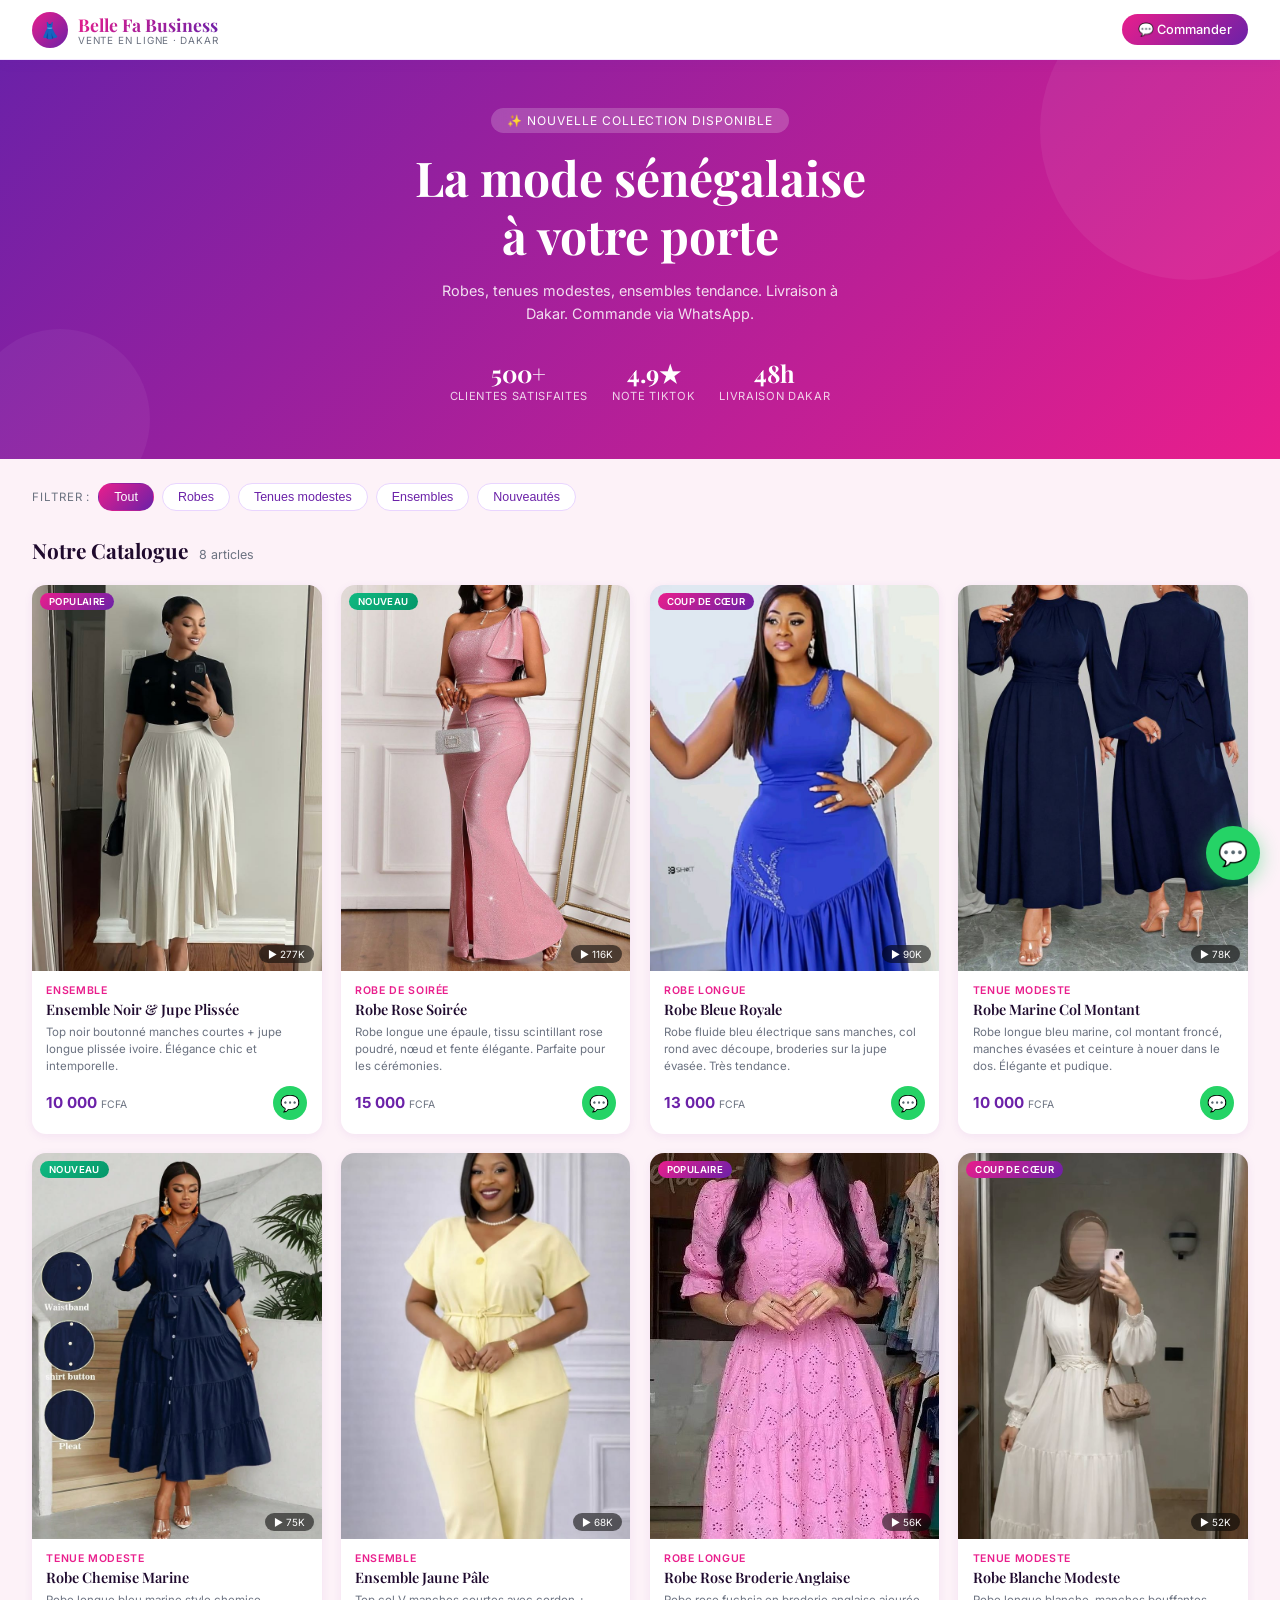
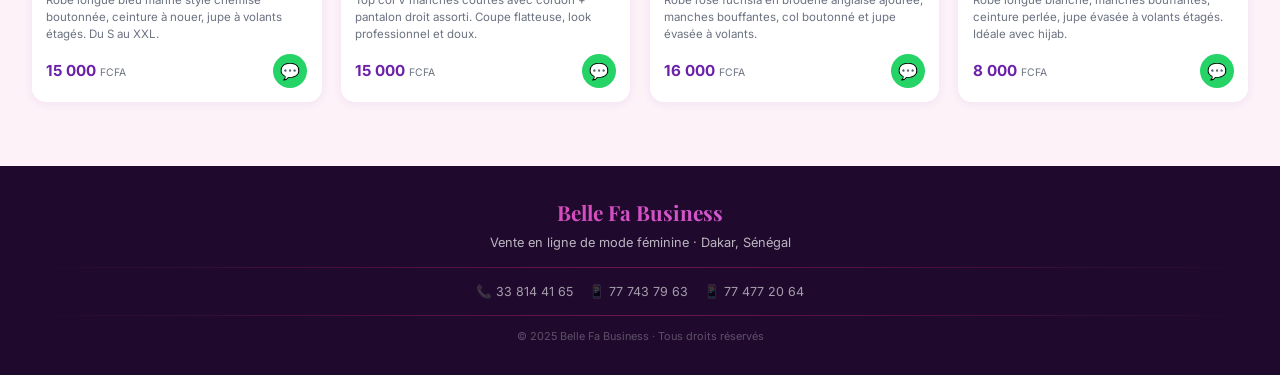
<file: index.html>
<!DOCTYPE html>
<html lang="fr">
<head>
  <meta charset="UTF-8">
  <meta name="viewport" content="width=device-width, initial-scale=1.0">
  <title>Belle Fa Business – Catalogue Mode</title>
  <link href="https://fonts.googleapis.com/css2?family=Playfair+Display:wght@400;600;700&family=Inter:wght@300;400;500;600&display=swap" rel="stylesheet">
  <link rel="stylesheet" href="css/style.css">
</head>
<body>

  <!-- NAVBAR -->
  <nav>
    <div class="logo">
      <div class="logo-icon">👗</div>
      <div>
        <div class="logo-text">Belle Fa Business</div>
        <span class="logo-sub">Vente en ligne · Dakar</span>
      </div>
    </div>
    <a href="https://wa.me/221774514333?text=Bonjour, je voudrais commander" class="nav-contact">
      💬 Commander
    </a>
  </nav>

  <!-- HERO -->
  <section class="hero">
    <div class="hero-badge">✨ Nouvelle collection disponible</div>
    <h1>La mode sénégalaise<br>à votre porte</h1>
    <p>Robes, tenues modestes, ensembles tendance. Livraison à Dakar. Commande via WhatsApp.</p>
    <div class="hero-stats">
      <div class="stat">
        <div class="stat-num">500+</div>
        <div class="stat-label">Clientes satisfaites</div>
      </div>
      <div class="stat">
        <div class="stat-num">4.9★</div>
        <div class="stat-label">Note TikTok</div>
      </div>
      <div class="stat">
        <div class="stat-num">48h</div>
        <div class="stat-label">Livraison Dakar</div>
      </div>
    </div>
  </section>

  <!-- FILTRES -->
  <div class="filters-wrap">
    <span class="filter-label">Filtrer :</span>
    <button class="filter-btn active" data-filter="tout">Tout</button>
    <button class="filter-btn" data-filter="robe">Robes</button>
    <button class="filter-btn" data-filter="modeste">Tenues modestes</button>
    <button class="filter-btn" data-filter="ensemble">Ensembles</button>
    <button class="filter-btn" data-filter="nouveau">Nouveautés</button>
  </div>

  <!-- TITRE -->
  <div class="section-head">
    <h2>Notre Catalogue</h2>
    <span class="section-count" id="count">8 articles</span>
  </div>

  <!-- GRILLE -->
  <div class="grid" id="grid">

    <!-- Produit 1 : Ensemble Noir & Jupe Plissée -->
    <div class="card" data-cat="ensemble populaire">
      <div class="card-img">
        <img src="photos/photo1.jpeg" class="product-photo" alt="Ensemble Noir & Jupe Plissée">
        <div class="card-badge">Populaire</div>
        <div class="card-tiktok">▶ 277K</div>
      </div>
      <div class="card-body">
        <div class="card-tag">Ensemble</div>
        <div class="card-name">Ensemble Noir & Jupe Plissée</div>
        <div class="card-desc">Top noir boutonné manches courtes + jupe longue plissée ivoire. Élégance chic et intemporelle.</div>
        <div class="card-footer">
          <div class="card-price">10 000 <span>FCFA</span></div>
          <a href="https://wa.me/221774514333?text=Bonjour, je veux commander l'Ensemble Noir & Jupe Plissée" class="card-wa">💬</a>
        </div>
      </div>
    </div>

    <!-- Produit 2 : Robe Rose Soirée -->
    <div class="card" data-cat="robe nouveau">
      <div class="card-img">
        <img src="photos/photo2.jpeg" class="product-photo" alt="Robe Rose Soirée">
        <div class="card-badge new">Nouveau</div>
        <div class="card-tiktok">▶ 116K</div>
      </div>
      <div class="card-body">
        <div class="card-tag">Robe de soirée</div>
        <div class="card-name">Robe Rose Soirée</div>
        <div class="card-desc">Robe longue une épaule, tissu scintillant rose poudré, nœud et fente élégante. Parfaite pour les cérémonies.</div>
        <div class="card-footer">
          <div class="card-price">15 000 <span>FCFA</span></div>
          <a href="https://wa.me/221774514333?text=Bonjour, je veux commander la Robe Rose Soirée" class="card-wa">💬</a>
        </div>
      </div>
    </div>

    <!-- Produit 3 : Robe Bleue Royale -->
    <div class="card" data-cat="robe populaire">
      <div class="card-img">
        <img src="photos/photo3.jpeg" class="product-photo" alt="Robe Bleue Royale">
        <div class="card-badge">Coup de cœur</div>
        <div class="card-tiktok">▶ 90K</div>
      </div>
      <div class="card-body">
        <div class="card-tag">Robe longue</div>
        <div class="card-name">Robe Bleue Royale</div>
        <div class="card-desc">Robe fluide bleu électrique sans manches, col rond avec découpe, broderies sur la jupe évasée. Très tendance.</div>
        <div class="card-footer">
          <div class="card-price">13 000 <span>FCFA</span></div>
          <a href="https://wa.me/221774514333?text=Bonjour, je veux commander la Robe Bleue Royale" class="card-wa">💬</a>
        </div>
      </div>
    </div>

    <!-- Produit 4 : Robe Marine Col Montant -->
    <div class="card" data-cat="modeste">
      <div class="card-img">
        <img src="photos/photo4.jpeg" class="product-photo" alt="Robe Marine Col Montant">
        <div class="card-tiktok">▶ 78K</div>
      </div>
      <div class="card-body">
        <div class="card-tag">Tenue modeste</div>
        <div class="card-name">Robe Marine Col Montant</div>
        <div class="card-desc">Robe longue bleu marine, col montant froncé, manches évasées et ceinture à nouer dans le dos. Élégante et pudique.</div>
        <div class="card-footer">
          <div class="card-price">10 000 <span>FCFA</span></div>
          <a href="https://wa.me/221774514333?text=Bonjour, je veux commander la Robe Marine Col Montant" class="card-wa">💬</a>
        </div>
      </div>
    </div>

    <!-- Produit 5 : Robe Chemise Marine -->
    <div class="card" data-cat="modeste nouveau">
      <div class="card-img">
        <img src="photos/photo5.jpeg" class="product-photo" alt="Robe Chemise Marine">
        <div class="card-badge new">Nouveau</div>
        <div class="card-tiktok">▶ 75K</div>
      </div>
      <div class="card-body">
        <div class="card-tag">Tenue modeste</div>
        <div class="card-name">Robe Chemise Marine</div>
        <div class="card-desc">Robe longue bleu marine style chemise boutonnée, ceinture à nouer, jupe à volants étagés. Du S au XXL.</div>
        <div class="card-footer">
          <div class="card-price">15 000 <span>FCFA</span></div>
          <a href="https://wa.me/221774514333?text=Bonjour, je veux commander la Robe Chemise Marine" class="card-wa">💬</a>
        </div>
      </div>
    </div>

    <!-- Produit 6 : Ensemble Jaune Pâle -->
    <div class="card" data-cat="ensemble">
      <div class="card-img">
        <img src="photos/photo6.jpeg" class="product-photo" alt="Ensemble Jaune Pâle">
        <div class="card-tiktok">▶ 68K</div>
      </div>
      <div class="card-body">
        <div class="card-tag">Ensemble</div>
        <div class="card-name">Ensemble Jaune Pâle</div>
        <div class="card-desc">Top col V manches courtes avec cordon + pantalon droit assorti. Coupe flatteuse, look professionnel et doux.</div>
        <div class="card-footer">
          <div class="card-price">15 000 <span>FCFA</span></div>
          <a href="https://wa.me/221774514333?text=Bonjour, je veux commander l'Ensemble Jaune Pâle" class="card-wa">💬</a>
        </div>
      </div>
    </div>

    <!-- Produit 7 : Robe Rose Broderie Anglaise -->
    <div class="card" data-cat="robe populaire">
      <div class="card-img">
        <img src="photos/photo7.jpeg" class="product-photo" alt="Robe Rose Broderie Anglaise">
        <div class="card-badge">Populaire</div>
        <div class="card-tiktok">▶ 56K</div>
      </div>
      <div class="card-body">
        <div class="card-tag">Robe longue</div>
        <div class="card-name">Robe Rose Broderie Anglaise</div>
        <div class="card-desc">Robe rose fuchsia en broderie anglaise ajourée, manches bouffantes, col boutonné et jupe évasée à volants.</div>
        <div class="card-footer">
          <div class="card-price">16 000 <span>FCFA</span></div>
          <a href="https://wa.me/221774514333?text=Bonjour, je veux commander la Robe Rose Broderie Anglaise" class="card-wa">💬</a>
        </div>
      </div>
    </div>

    <!-- Produit 8 : Robe Blanche Modeste -->
    <div class="card" data-cat="modeste populaire">
      <div class="card-img">
        <img src="photos/photo8.jpeg" class="product-photo" alt="Robe Blanche Modeste">
        <div class="card-badge">Coup de cœur</div>
        <div class="card-tiktok">▶ 52K</div>
      </div>
      <div class="card-body">
        <div class="card-tag">Tenue modeste</div>
        <div class="card-name">Robe Blanche Modeste</div>
        <div class="card-desc">Robe longue blanche, manches bouffantes, ceinture perlée, jupe évasée à volants étagés. Idéale avec hijab.</div>
        <div class="card-footer">
          <div class="card-price">8 000 <span>FCFA</span></div>
          <a href="https://wa.me/221774514333?text=Bonjour, je veux commander la Robe Blanche Modeste" class="card-wa">💬</a>
        </div>
      </div>
    </div>

  </div><!-- /grid -->

  <!-- FOOTER -->
  <footer>
    <div class="footer-logo">Belle Fa Business</div>
    <p>Vente en ligne de mode féminine · Dakar, Sénégal</p>
    <div class="divider"></div>
    <div class="footer-contacts">
      <a href="tel:+221338144165">📞 33 814 41 65</a>
      <a href="https://wa.me/221774514333">📱 77 743 79 63</a>
      <a href="https://wa.me/221774772064">📱 77 477 20 64</a>
    </div>
    <div class="divider"></div>
    <div class="copy">© 2025 Belle Fa Business · Tous droits réservés</div>
  </footer>

  <!-- BOUTON WHATSAPP FLOTTANT -->
  <a href="https://wa.me/221774514333?text=Bonjour, je voudrais voir votre catalogue"
     class="float-wa" title="Contacter sur WhatsApp">💬</a>

  <script src="js/main.js"></script>
</body>
</html>
</file>
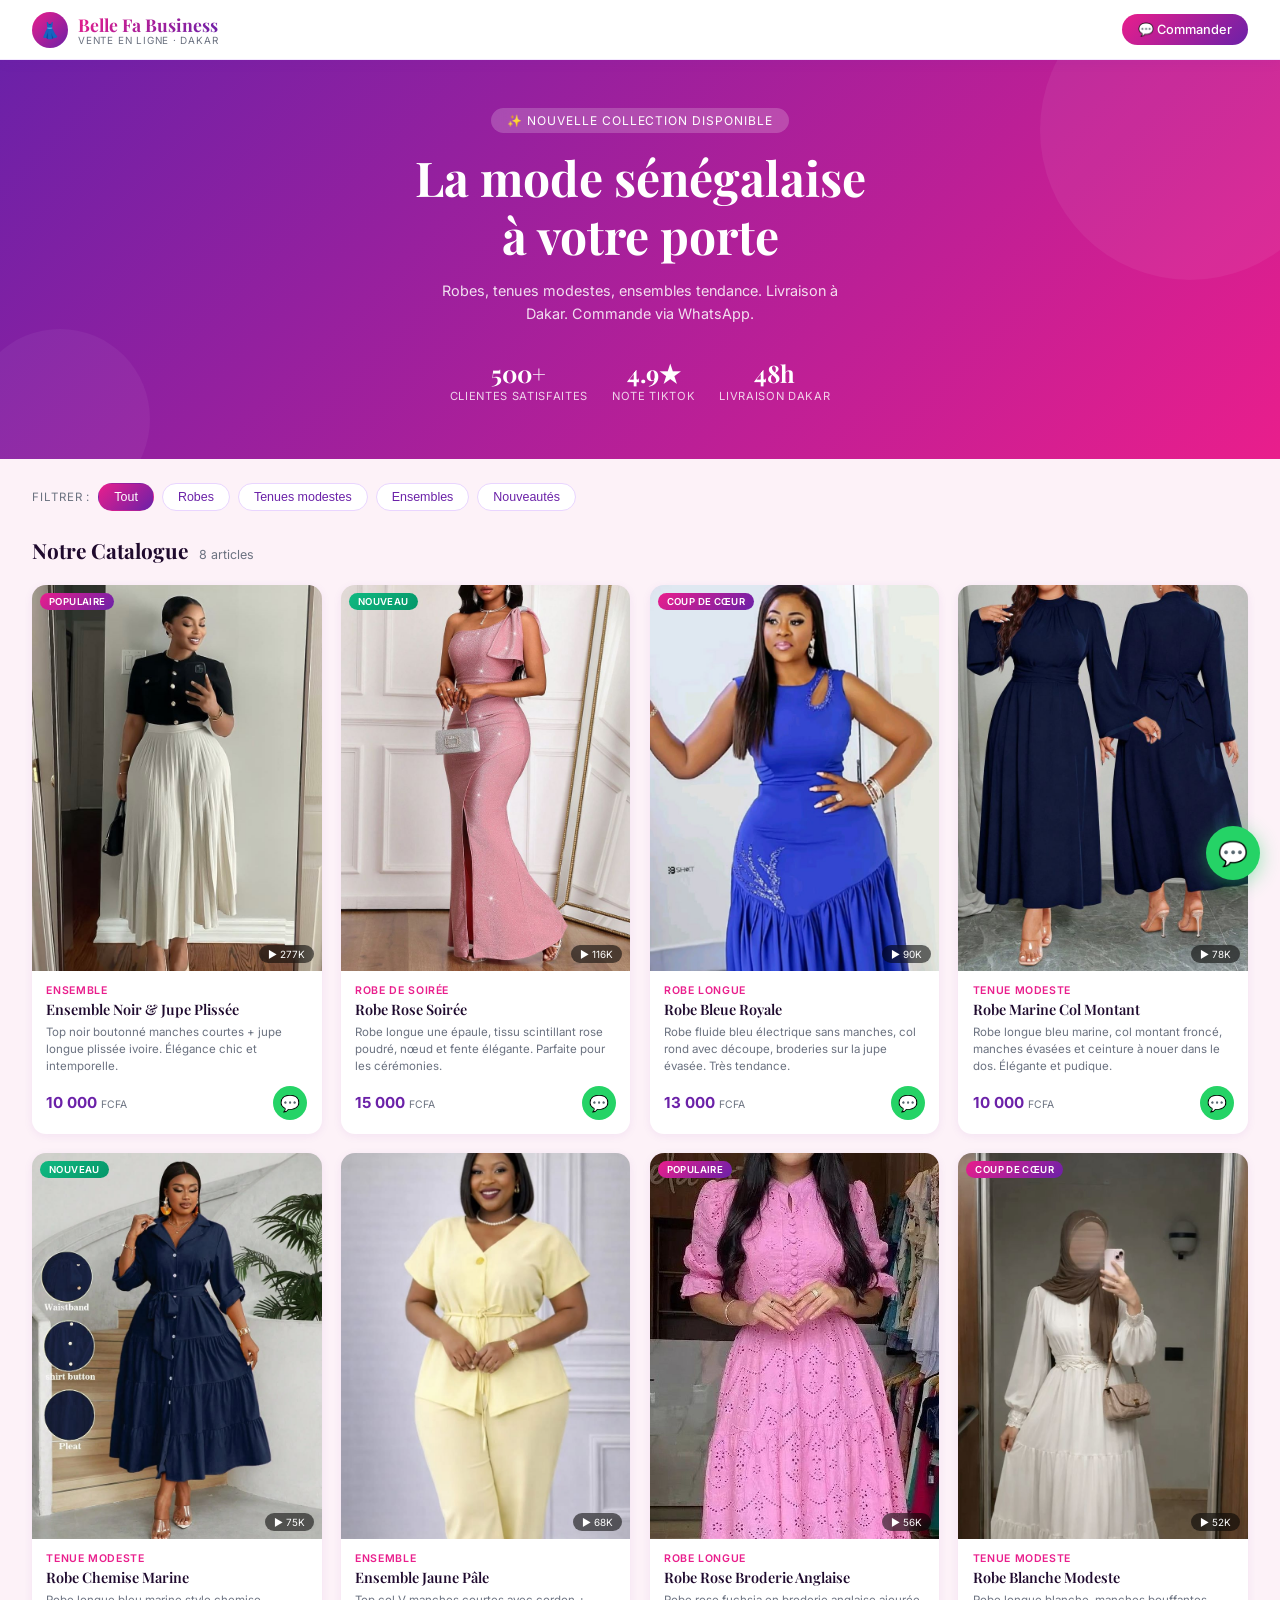
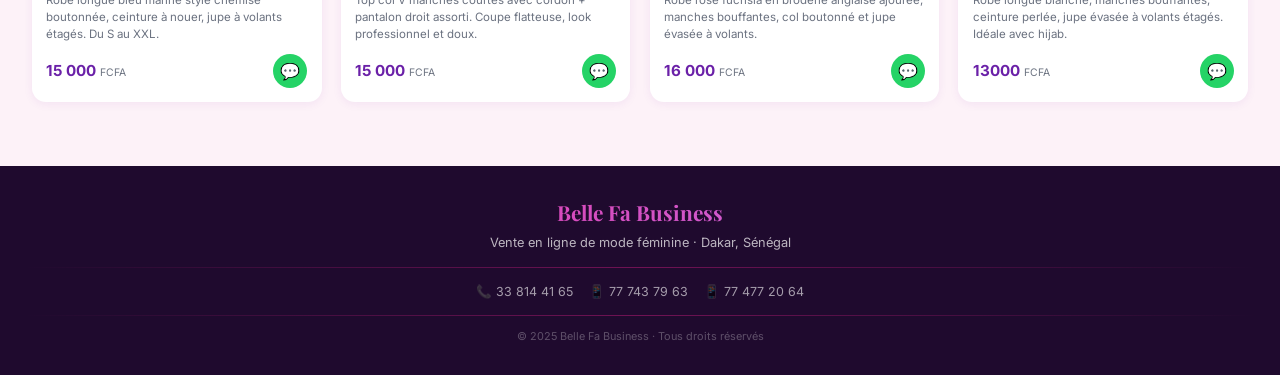
<file: belle-fa-business/index.html>
<!DOCTYPE html>
<html lang="fr">
<head>
  <meta charset="UTF-8">
  <meta name="viewport" content="width=device-width, initial-scale=1.0">
  <title>Belle Fa Business – Catalogue Mode</title>
  <link href="https://fonts.googleapis.com/css2?family=Playfair+Display:wght@400;600;700&family=Inter:wght@300;400;500;600&display=swap" rel="stylesheet">
  <link rel="stylesheet" href="css/style.css">
</head>
<body>

  <!-- NAVBAR -->
  <nav>
    <div class="logo">
      <div class="logo-icon">👗</div>
      <div>
        <div class="logo-text">Belle Fa Business</div>
        <span class="logo-sub">Vente en ligne · Dakar</span>
      </div>
    </div>
    <a href="https://wa.me/221774514333?text=Bonjour, je voudrais commander" class="nav-contact">
      💬 Commander
    </a>
  </nav>

  <!-- HERO -->
  <section class="hero">
    <div class="hero-badge">✨ Nouvelle collection disponible</div>
    <h1>La mode sénégalaise<br>à votre porte</h1>
    <p>Robes, tenues modestes, ensembles tendance. Livraison à Dakar. Commande via WhatsApp.</p>
    <div class="hero-stats">
      <div class="stat">
        <div class="stat-num">500+</div>
        <div class="stat-label">Clientes satisfaites</div>
      </div>
      <div class="stat">
        <div class="stat-num">4.9★</div>
        <div class="stat-label">Note TikTok</div>
      </div>
      <div class="stat">
        <div class="stat-num">48h</div>
        <div class="stat-label">Livraison Dakar</div>
      </div>
    </div>
  </section>

  <!-- FILTRES -->
  <div class="filters-wrap">
    <span class="filter-label">Filtrer :</span>
    <button class="filter-btn active" data-filter="tout">Tout</button>
    <button class="filter-btn" data-filter="robe">Robes</button>
    <button class="filter-btn" data-filter="modeste">Tenues modestes</button>
    <button class="filter-btn" data-filter="ensemble">Ensembles</button>
    <button class="filter-btn" data-filter="nouveau">Nouveautés</button>
  </div>

  <!-- TITRE -->
  <div class="section-head">
    <h2>Notre Catalogue</h2>
    <span class="section-count" id="count">8 articles</span>
  </div>

  <!-- GRILLE -->
  <div class="grid" id="grid">

    <!-- Produit 1 : Ensemble Noir & Jupe Plissée -->
    <div class="card" data-cat="ensemble populaire">
      <div class="card-img">
        <img src="photos/photo1.jpeg" class="product-photo" alt="Ensemble Noir & Jupe Plissée">
        <div class="card-badge">Populaire</div>
        <div class="card-tiktok">▶ 277K</div>
      </div>
      <div class="card-body">
        <div class="card-tag">Ensemble</div>
        <div class="card-name">Ensemble Noir & Jupe Plissée</div>
        <div class="card-desc">Top noir boutonné manches courtes + jupe longue plissée ivoire. Élégance chic et intemporelle.</div>
        <div class="card-footer">
          <div class="card-price">10 000 <span>FCFA</span></div>
          <a href="https://wa.me/221774514333?text=Bonjour, je veux commander l'Ensemble Noir & Jupe Plissée" class="card-wa">💬</a>
        </div>
      </div>
    </div>

    <!-- Produit 2 : Robe Rose Soirée -->
    <div class="card" data-cat="robe nouveau">
      <div class="card-img">
        <img src="photos/photo2.jpeg" class="product-photo" alt="Robe Rose Soirée">
        <div class="card-badge new">Nouveau</div>
        <div class="card-tiktok">▶ 116K</div>
      </div>
      <div class="card-body">
        <div class="card-tag">Robe de soirée</div>
        <div class="card-name">Robe Rose Soirée</div>
        <div class="card-desc">Robe longue une épaule, tissu scintillant rose poudré, nœud et fente élégante. Parfaite pour les cérémonies.</div>
        <div class="card-footer">
          <div class="card-price">15 000 <span>FCFA</span></div>
          <a href="https://wa.me/221774514333?text=Bonjour, je veux commander la Robe Rose Soirée" class="card-wa">💬</a>
        </div>
      </div>
    </div>

    <!-- Produit 3 : Robe Bleue Royale -->
    <div class="card" data-cat="robe populaire">
      <div class="card-img">
        <img src="photos/photo3.jpeg" class="product-photo" alt="Robe Bleue Royale">
        <div class="card-badge">Coup de cœur</div>
        <div class="card-tiktok">▶ 90K</div>
      </div>
      <div class="card-body">
        <div class="card-tag">Robe longue</div>
        <div class="card-name">Robe Bleue Royale</div>
        <div class="card-desc">Robe fluide bleu électrique sans manches, col rond avec découpe, broderies sur la jupe évasée. Très tendance.</div>
        <div class="card-footer">
          <div class="card-price">13 000 <span>FCFA</span></div>
          <a href="https://wa.me/221774514333?text=Bonjour, je veux commander la Robe Bleue Royale" class="card-wa">💬</a>
        </div>
      </div>
    </div>

    <!-- Produit 4 : Robe Marine Col Montant -->
    <div class="card" data-cat="modeste">
      <div class="card-img">
        <img src="photos/photo4.jpeg" class="product-photo" alt="Robe Marine Col Montant">
        <div class="card-tiktok">▶ 78K</div>
      </div>
      <div class="card-body">
        <div class="card-tag">Tenue modeste</div>
        <div class="card-name">Robe Marine Col Montant</div>
        <div class="card-desc">Robe longue bleu marine, col montant froncé, manches évasées et ceinture à nouer dans le dos. Élégante et pudique.</div>
        <div class="card-footer">
          <div class="card-price">10 000 <span>FCFA</span></div>
          <a href="https://wa.me/221774514333?text=Bonjour, je veux commander la Robe Marine Col Montant" class="card-wa">💬</a>
        </div>
      </div>
    </div>

    <!-- Produit 5 : Robe Chemise Marine -->
    <div class="card" data-cat="modeste nouveau">
      <div class="card-img">
        <img src="photos/photo5.jpeg" class="product-photo" alt="Robe Chemise Marine">
        <div class="card-badge new">Nouveau</div>
        <div class="card-tiktok">▶ 75K</div>
      </div>
      <div class="card-body">
        <div class="card-tag">Tenue modeste</div>
        <div class="card-name">Robe Chemise Marine</div>
        <div class="card-desc">Robe longue bleu marine style chemise boutonnée, ceinture à nouer, jupe à volants étagés. Du S au XXL.</div>
        <div class="card-footer">
          <div class="card-price">15 000 <span>FCFA</span></div>
          <a href="https://wa.me/221774514333?text=Bonjour, je veux commander la Robe Chemise Marine" class="card-wa">💬</a>
        </div>
      </div>
    </div>

    <!-- Produit 6 : Ensemble Jaune Pâle -->
    <div class="card" data-cat="ensemble">
      <div class="card-img">
        <img src="photos/photo6.jpeg" class="product-photo" alt="Ensemble Jaune Pâle">
        <div class="card-tiktok">▶ 68K</div>
      </div>
      <div class="card-body">
        <div class="card-tag">Ensemble</div>
        <div class="card-name">Ensemble Jaune Pâle</div>
        <div class="card-desc">Top col V manches courtes avec cordon + pantalon droit assorti. Coupe flatteuse, look professionnel et doux.</div>
        <div class="card-footer">
          <div class="card-price">15 000 <span>FCFA</span></div>
          <a href="https://wa.me/221774514333?text=Bonjour, je veux commander l'Ensemble Jaune Pâle" class="card-wa">💬</a>
        </div>
      </div>
    </div>

    <!-- Produit 7 : Robe Rose Broderie Anglaise -->
    <div class="card" data-cat="robe populaire">
      <div class="card-img">
        <img src="photos/photo7.jpeg" class="product-photo" alt="Robe Rose Broderie Anglaise">
        <div class="card-badge">Populaire</div>
        <div class="card-tiktok">▶ 56K</div>
      </div>
      <div class="card-body">
        <div class="card-tag">Robe longue</div>
        <div class="card-name">Robe Rose Broderie Anglaise</div>
        <div class="card-desc">Robe rose fuchsia en broderie anglaise ajourée, manches bouffantes, col boutonné et jupe évasée à volants.</div>
        <div class="card-footer">
          <div class="card-price">16 000 <span>FCFA</span></div>
          <a href="https://wa.me/221774514333?text=Bonjour, je veux commander la Robe Rose Broderie Anglaise" class="card-wa">💬</a>
        </div>
      </div>
    </div>

    <!-- Produit 8 : Robe Blanche Modeste -->
    <div class="card" data-cat="modeste populaire">
      <div class="card-img">
        <img src="photos/photo8.jpeg" class="product-photo" alt="Robe Blanche Modeste">
        <div class="card-badge">Coup de cœur</div>
        <div class="card-tiktok">▶ 52K</div>
      </div>
      <div class="card-body">
        <div class="card-tag">Tenue modeste</div>
        <div class="card-name">Robe Blanche Modeste</div>
        <div class="card-desc">Robe longue blanche, manches bouffantes, ceinture perlée, jupe évasée à volants étagés. Idéale avec hijab.</div>
        <div class="card-footer">
          <div class="card-price">13000 <span>FCFA</span></div>
          <a href="https://wa.me/221774514333?text=Bonjour, je veux commander la Robe Blanche Modeste" class="card-wa">💬</a>
        </div>
      </div>
    </div>

  </div><!-- /grid -->

  <!-- FOOTER -->
  <footer>
    <div class="footer-logo">Belle Fa Business</div>
    <p>Vente en ligne de mode féminine · Dakar, Sénégal</p>
    <div class="divider"></div>
    <div class="footer-contacts">
      <a href="tel:+221338144165">📞 33 814 41 65</a>
      <a href="https://wa.me/221774514333">📱 77 743 79 63</a>
      <a href="https://wa.me/221774772064">📱 77 477 20 64</a>
    </div>
    <div class="divider"></div>
    <div class="copy">© 2025 Belle Fa Business · Tous droits réservés</div>
  </footer>

  <!-- BOUTON WHATSAPP FLOTTANT -->
  <a href="https://wa.me/221774514333?text=Bonjour, je voudrais voir votre catalogue"
     class="float-wa" title="Contacter sur WhatsApp">💬</a>

  <script src="js/main.js"></script>
</body>
</html>
</file>
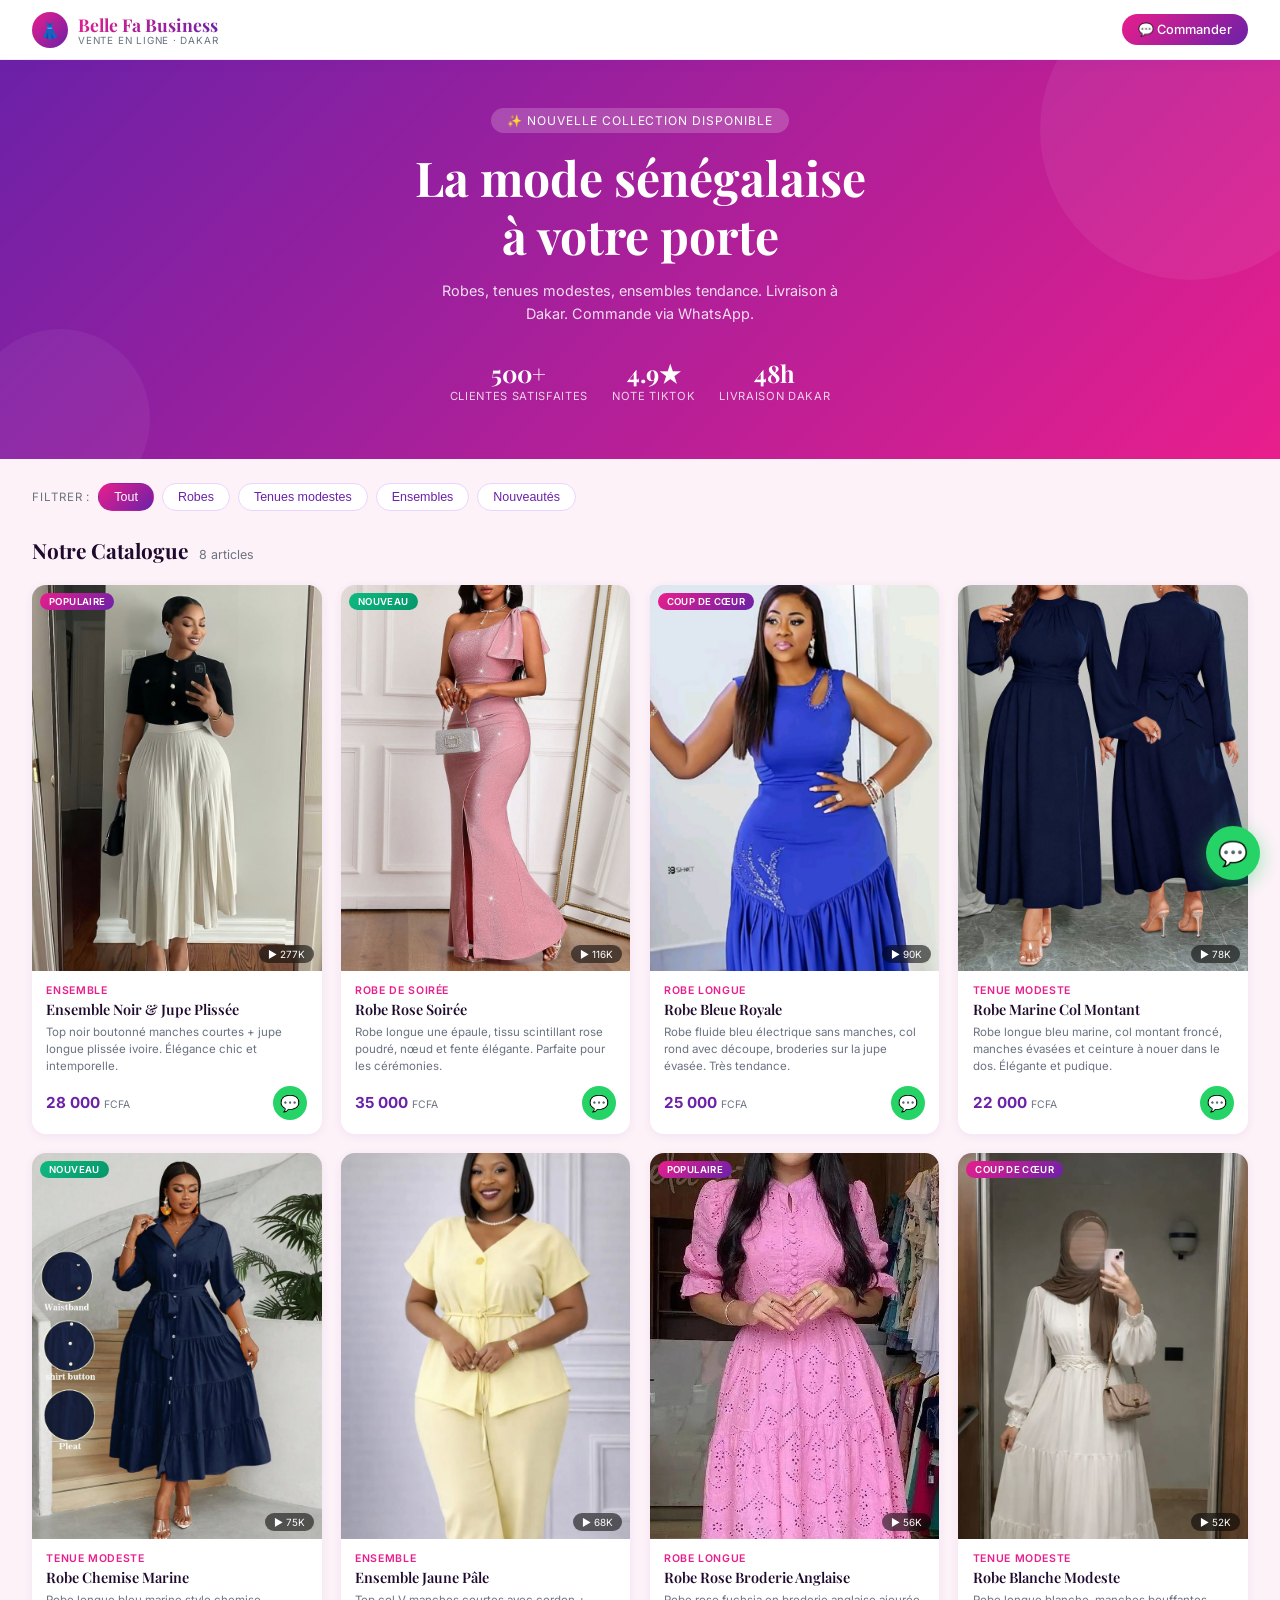
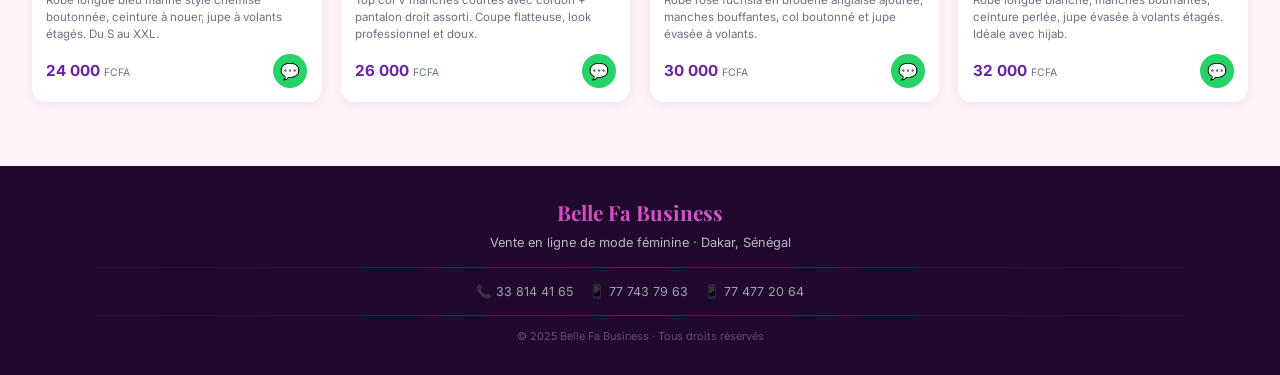
<file: belle-fa-business (1)/belle-fa-business/index.html>
<!DOCTYPE html>
<html lang="fr">
<head>
  <meta charset="UTF-8">
  <meta name="viewport" content="width=device-width, initial-scale=1.0">
  <title>Belle Fa Business – Catalogue Mode</title>
  <link href="https://fonts.googleapis.com/css2?family=Playfair+Display:wght@400;600;700&family=Inter:wght@300;400;500;600&display=swap" rel="stylesheet">
  <link rel="stylesheet" href="css/style.css">
</head>
<body>

  <!-- NAVBAR -->
  <nav>
    <div class="logo">
      <div class="logo-icon">👗</div>
      <div>
        <div class="logo-text">Belle Fa Business</div>
        <span class="logo-sub">Vente en ligne · Dakar</span>
      </div>
    </div>
    <a href="https://wa.me/221774514333?text=Bonjour, je voudrais commander" class="nav-contact">
      💬 Commander
    </a>
  </nav>

  <!-- HERO -->
  <section class="hero">
    <div class="hero-badge">✨ Nouvelle collection disponible</div>
    <h1>La mode sénégalaise<br>à votre porte</h1>
    <p>Robes, tenues modestes, ensembles tendance. Livraison à Dakar. Commande via WhatsApp.</p>
    <div class="hero-stats">
      <div class="stat">
        <div class="stat-num">500+</div>
        <div class="stat-label">Clientes satisfaites</div>
      </div>
      <div class="stat">
        <div class="stat-num">4.9★</div>
        <div class="stat-label">Note TikTok</div>
      </div>
      <div class="stat">
        <div class="stat-num">48h</div>
        <div class="stat-label">Livraison Dakar</div>
      </div>
    </div>
  </section>

  <!-- FILTRES -->
  <div class="filters-wrap">
    <span class="filter-label">Filtrer :</span>
    <button class="filter-btn active" data-filter="tout">Tout</button>
    <button class="filter-btn" data-filter="robe">Robes</button>
    <button class="filter-btn" data-filter="modeste">Tenues modestes</button>
    <button class="filter-btn" data-filter="ensemble">Ensembles</button>
    <button class="filter-btn" data-filter="nouveau">Nouveautés</button>
  </div>

  <!-- TITRE -->
  <div class="section-head">
    <h2>Notre Catalogue</h2>
    <span class="section-count" id="count">8 articles</span>
  </div>

  <!-- GRILLE -->
  <div class="grid" id="grid">

    <!-- Produit 1 : Ensemble Noir & Jupe Plissée -->
    <div class="card" data-cat="ensemble populaire">
      <div class="card-img">
        <img src="photos/photo1.jpeg" class="product-photo" alt="Ensemble Noir & Jupe Plissée">
        <div class="card-badge">Populaire</div>
        <div class="card-tiktok">▶ 277K</div>
      </div>
      <div class="card-body">
        <div class="card-tag">Ensemble</div>
        <div class="card-name">Ensemble Noir & Jupe Plissée</div>
        <div class="card-desc">Top noir boutonné manches courtes + jupe longue plissée ivoire. Élégance chic et intemporelle.</div>
        <div class="card-footer">
          <div class="card-price">28 000 <span>FCFA</span></div>
          <a href="https://wa.me/221774514333?text=Bonjour, je veux commander l'Ensemble Noir & Jupe Plissée" class="card-wa">💬</a>
        </div>
      </div>
    </div>

    <!-- Produit 2 : Robe Rose Soirée -->
    <div class="card" data-cat="robe nouveau">
      <div class="card-img">
        <img src="photos/photo2.jpeg" class="product-photo" alt="Robe Rose Soirée">
        <div class="card-badge new">Nouveau</div>
        <div class="card-tiktok">▶ 116K</div>
      </div>
      <div class="card-body">
        <div class="card-tag">Robe de soirée</div>
        <div class="card-name">Robe Rose Soirée</div>
        <div class="card-desc">Robe longue une épaule, tissu scintillant rose poudré, nœud et fente élégante. Parfaite pour les cérémonies.</div>
        <div class="card-footer">
          <div class="card-price">35 000 <span>FCFA</span></div>
          <a href="https://wa.me/221774514333?text=Bonjour, je veux commander la Robe Rose Soirée" class="card-wa">💬</a>
        </div>
      </div>
    </div>

    <!-- Produit 3 : Robe Bleue Royale -->
    <div class="card" data-cat="robe populaire">
      <div class="card-img">
        <img src="photos/photo3.jpeg" class="product-photo" alt="Robe Bleue Royale">
        <div class="card-badge">Coup de cœur</div>
        <div class="card-tiktok">▶ 90K</div>
      </div>
      <div class="card-body">
        <div class="card-tag">Robe longue</div>
        <div class="card-name">Robe Bleue Royale</div>
        <div class="card-desc">Robe fluide bleu électrique sans manches, col rond avec découpe, broderies sur la jupe évasée. Très tendance.</div>
        <div class="card-footer">
          <div class="card-price">25 000 <span>FCFA</span></div>
          <a href="https://wa.me/221774514333?text=Bonjour, je veux commander la Robe Bleue Royale" class="card-wa">💬</a>
        </div>
      </div>
    </div>

    <!-- Produit 4 : Robe Marine Col Montant -->
    <div class="card" data-cat="modeste">
      <div class="card-img">
        <img src="photos/photo4.jpeg" class="product-photo" alt="Robe Marine Col Montant">
        <div class="card-tiktok">▶ 78K</div>
      </div>
      <div class="card-body">
        <div class="card-tag">Tenue modeste</div>
        <div class="card-name">Robe Marine Col Montant</div>
        <div class="card-desc">Robe longue bleu marine, col montant froncé, manches évasées et ceinture à nouer dans le dos. Élégante et pudique.</div>
        <div class="card-footer">
          <div class="card-price">22 000 <span>FCFA</span></div>
          <a href="https://wa.me/221774514333?text=Bonjour, je veux commander la Robe Marine Col Montant" class="card-wa">💬</a>
        </div>
      </div>
    </div>

    <!-- Produit 5 : Robe Chemise Marine -->
    <div class="card" data-cat="modeste nouveau">
      <div class="card-img">
        <img src="photos/photo5.jpeg" class="product-photo" alt="Robe Chemise Marine">
        <div class="card-badge new">Nouveau</div>
        <div class="card-tiktok">▶ 75K</div>
      </div>
      <div class="card-body">
        <div class="card-tag">Tenue modeste</div>
        <div class="card-name">Robe Chemise Marine</div>
        <div class="card-desc">Robe longue bleu marine style chemise boutonnée, ceinture à nouer, jupe à volants étagés. Du S au XXL.</div>
        <div class="card-footer">
          <div class="card-price">24 000 <span>FCFA</span></div>
          <a href="https://wa.me/221774514333?text=Bonjour, je veux commander la Robe Chemise Marine" class="card-wa">💬</a>
        </div>
      </div>
    </div>

    <!-- Produit 6 : Ensemble Jaune Pâle -->
    <div class="card" data-cat="ensemble">
      <div class="card-img">
        <img src="photos/photo6.jpeg" class="product-photo" alt="Ensemble Jaune Pâle">
        <div class="card-tiktok">▶ 68K</div>
      </div>
      <div class="card-body">
        <div class="card-tag">Ensemble</div>
        <div class="card-name">Ensemble Jaune Pâle</div>
        <div class="card-desc">Top col V manches courtes avec cordon + pantalon droit assorti. Coupe flatteuse, look professionnel et doux.</div>
        <div class="card-footer">
          <div class="card-price">26 000 <span>FCFA</span></div>
          <a href="https://wa.me/221774514333?text=Bonjour, je veux commander l'Ensemble Jaune Pâle" class="card-wa">💬</a>
        </div>
      </div>
    </div>

    <!-- Produit 7 : Robe Rose Broderie Anglaise -->
    <div class="card" data-cat="robe populaire">
      <div class="card-img">
        <img src="photos/photo7.jpeg" class="product-photo" alt="Robe Rose Broderie Anglaise">
        <div class="card-badge">Populaire</div>
        <div class="card-tiktok">▶ 56K</div>
      </div>
      <div class="card-body">
        <div class="card-tag">Robe longue</div>
        <div class="card-name">Robe Rose Broderie Anglaise</div>
        <div class="card-desc">Robe rose fuchsia en broderie anglaise ajourée, manches bouffantes, col boutonné et jupe évasée à volants.</div>
        <div class="card-footer">
          <div class="card-price">30 000 <span>FCFA</span></div>
          <a href="https://wa.me/221774514333?text=Bonjour, je veux commander la Robe Rose Broderie Anglaise" class="card-wa">💬</a>
        </div>
      </div>
    </div>

    <!-- Produit 8 : Robe Blanche Modeste -->
    <div class="card" data-cat="modeste populaire">
      <div class="card-img">
        <img src="photos/photo8.jpeg" class="product-photo" alt="Robe Blanche Modeste">
        <div class="card-badge">Coup de cœur</div>
        <div class="card-tiktok">▶ 52K</div>
      </div>
      <div class="card-body">
        <div class="card-tag">Tenue modeste</div>
        <div class="card-name">Robe Blanche Modeste</div>
        <div class="card-desc">Robe longue blanche, manches bouffantes, ceinture perlée, jupe évasée à volants étagés. Idéale avec hijab.</div>
        <div class="card-footer">
          <div class="card-price">32 000 <span>FCFA</span></div>
          <a href="https://wa.me/221774514333?text=Bonjour, je veux commander la Robe Blanche Modeste" class="card-wa">💬</a>
        </div>
      </div>
    </div>

  </div><!-- /grid -->

  <!-- FOOTER -->
  <footer>
    <div class="footer-logo">Belle Fa Business</div>
    <p>Vente en ligne de mode féminine · Dakar, Sénégal</p>
    <div class="divider"></div>
    <div class="footer-contacts">
      <a href="tel:+221338144165">📞 33 814 41 65</a>
      <a href="https://wa.me/221774514333">📱 77 743 79 63</a>
      <a href="https://wa.me/221774772064">📱 77 477 20 64</a>
    </div>
    <div class="divider"></div>
    <div class="copy">© 2025 Belle Fa Business · Tous droits réservés</div>
  </footer>

  <!-- BOUTON WHATSAPP FLOTTANT -->
  <a href="https://wa.me/221774514333?text=Bonjour, je voudrais voir votre catalogue"
     class="float-wa" title="Contacter sur WhatsApp">💬</a>

  <script src="js/main.js"></script>
</body>
</html>
</file>
<file: css/style.css>
/* ═══════════════════════════════════════════════
   Belle Fa Business – style.css
   ═══════════════════════════════════════════════ */

/* ─── RESET & VARIABLES ─── */
*, *::before, *::after {
  box-sizing: border-box;
  margin: 0;
  padding: 0;
}

:root {
  --fuchsia:      #E91E8C;
  --violet:       #6B21A8;
  --violet-light: #9333EA;
  --rose-pale:    #FDF2F8;
  --rose-mid:     #FCE7F3;
  --white:        #FFFFFF;
  --gray:         #6B7280;
  --dark:         #1F0A2E;
  --green-wa:     #25D366;
}

body {
  font-family: 'Inter', sans-serif;
  background: var(--rose-pale);
  color: var(--dark);
  min-height: 100vh;
  overflow-x: hidden;
}

/* ═══════════════════════════════════════════════
   NAVBAR
   ═══════════════════════════════════════════════ */
nav {
  background: var(--white);
  border-bottom: 1px solid #F3E8FF;
  padding: 0 1.5rem;
  display: flex;
  align-items: center;
  justify-content: space-between;
  height: 60px;
  position: sticky;
  top: 0;
  z-index: 100;
  box-shadow: 0 2px 12px rgba(107, 33, 168, 0.07);
}

.logo {
  display: flex;
  align-items: center;
  gap: 10px;
}

.logo-icon {
  width: 36px;
  height: 36px;
  background: linear-gradient(135deg, var(--fuchsia), var(--violet));
  border-radius: 50%;
  display: flex;
  align-items: center;
  justify-content: center;
  color: white;
  font-size: 16px;
  flex-shrink: 0;
}

.logo-text {
  font-family: 'Playfair Display', serif;
  font-size: 1.1rem;
  font-weight: 700;
  background: linear-gradient(135deg, var(--fuchsia), var(--violet));
  -webkit-background-clip: text;
  -webkit-text-fill-color: transparent;
  background-clip: text;
}

.logo-sub {
  font-size: 0.62rem;
  color: var(--gray);
  letter-spacing: 0.08em;
  text-transform: uppercase;
  display: block;
  margin-top: -2px;
}

.nav-contact {
  display: flex;
  align-items: center;
  gap: 6px;
  background: linear-gradient(135deg, var(--fuchsia), var(--violet));
  color: white;
  padding: 8px 16px;
  border-radius: 50px;
  font-size: 0.8rem;
  font-weight: 500;
  text-decoration: none;
  white-space: nowrap;
  flex-shrink: 0;
  transition: opacity 0.2s;
}

.nav-contact:hover {
  opacity: 0.88;
}

/* ═══════════════════════════════════════════════
   HERO
   ═══════════════════════════════════════════════ */
.hero {
  background: linear-gradient(135deg, var(--violet) 0%, var(--fuchsia) 100%);
  padding: 3rem 1.5rem 3.5rem;
  text-align: center;
  position: relative;
  overflow: hidden;
  width: 100%;
}

.hero::before {
  content: '';
  position: absolute;
  width: 300px;
  height: 300px;
  border-radius: 50%;
  background: rgba(255, 255, 255, 0.06);
  top: -80px;
  right: -60px;
}

.hero::after {
  content: '';
  position: absolute;
  width: 180px;
  height: 180px;
  border-radius: 50%;
  background: rgba(255, 255, 255, 0.05);
  bottom: -50px;
  left: -30px;
}

.hero-badge {
  display: inline-block;
  background: rgba(255, 255, 255, 0.2);
  backdrop-filter: blur(8px);
  color: white;
  padding: 5px 16px;
  border-radius: 50px;
  font-size: 0.75rem;
  letter-spacing: 0.08em;
  text-transform: uppercase;
  margin-bottom: 1rem;
}

.hero h1 {
  font-family: 'Playfair Display', serif;
  font-size: clamp(1.7rem, 5vw, 3rem);
  color: white;
  font-weight: 700;
  line-height: 1.2;
  margin-bottom: 0.9rem;
}

.hero p {
  color: rgba(255, 255, 255, 0.85);
  font-size: 0.9rem;
  max-width: 400px;
  margin: 0 auto 2rem;
  line-height: 1.6;
}

.hero-stats {
  display: flex;
  justify-content: center;
  gap: 1.5rem;
  flex-wrap: nowrap;
  width: 100%;
}

.stat {
  text-align: center;
  color: white;
}

.stat-num {
  font-family: 'Playfair Display', serif;
  font-size: 1.5rem;
  font-weight: 700;
}

.stat-label {
  font-size: 0.7rem;
  opacity: 0.8;
  text-transform: uppercase;
  letter-spacing: 0.06em;
}

/* ═══════════════════════════════════════════════
   FILTRES
   ═══════════════════════════════════════════════ */
.filters-wrap {
  padding: 1.5rem 1.5rem 0.6rem;
  display: flex;
  gap: 0.5rem;
  flex-wrap: nowrap;
  overflow-x: auto;
  -webkit-overflow-scrolling: touch;
  scrollbar-width: none;
  align-items: center;
}

.filters-wrap::-webkit-scrollbar {
  display: none;
}

.filter-label {
  font-size: 0.72rem;
  color: var(--gray);
  text-transform: uppercase;
  letter-spacing: 0.08em;
  white-space: nowrap;
  flex-shrink: 0;
}

.filter-btn {
  padding: 6px 15px;
  border-radius: 50px;
  border: 1.5px solid #E9D5FF;
  background: white;
  color: var(--violet);
  font-size: 0.78rem;
  font-weight: 500;
  cursor: pointer;
  transition: all 0.2s;
  white-space: nowrap;
  flex-shrink: 0;
}

.filter-btn.active,
.filter-btn:hover {
  background: linear-gradient(135deg, var(--fuchsia), var(--violet));
  color: white;
  border-color: transparent;
}

/* ═══════════════════════════════════════════════
   SECTION TITRE
   ═══════════════════════════════════════════════ */
.section-head {
  padding: 1rem 1.5rem 0.5rem;
  display: flex;
  align-items: baseline;
  gap: 0.7rem;
}

.section-head h2 {
  font-family: 'Playfair Display', serif;
  font-size: 1.3rem;
  font-weight: 700;
  color: var(--dark);
}

.section-count {
  font-size: 0.78rem;
  color: var(--gray);
}

/* ═══════════════════════════════════════════════
   GRILLE PRODUITS
   ═══════════════════════════════════════════════ */
.grid {
  display: grid;
  grid-template-columns: repeat(2, 1fr);
  gap: 1rem;
  padding: 0.6rem 1.5rem 5rem;
}

/* ═══════════════════════════════════════════════
   CARD PRODUIT
   ═══════════════════════════════════════════════ */
.card {
  background: white;
  border-radius: 14px;
  overflow: hidden;
  box-shadow: 0 2px 10px rgba(107, 33, 168, 0.07);
  transition: transform 0.3s ease, box-shadow 0.3s ease;
  cursor: pointer;
}

.card:hover {
  transform: translateY(-5px);
  box-shadow: 0 10px 28px rgba(233, 30, 140, 0.18);
}

/* ── IMAGE PRODUIT ──
   Ratio 3/4 portrait pour les photos de mode.
   Remplace .img-placeholder par :
   <img src="photos/nom.jpg" class="product-photo" alt="Nom"> */
.card-img {
  position: relative;
  aspect-ratio: 3 / 4;
  background: var(--rose-mid);
  overflow: hidden;
}

.product-photo {
  width: 100%;
  height: 100%;
  object-fit: cover;
  object-position: top center;
  display: block;
}

/* Placeholder affiché avant l'ajout des vraies photos */
.img-placeholder {
  width: 100%;
  height: 100%;
  display: flex;
  flex-direction: column;
  align-items: center;
  justify-content: center;
  gap: 8px;
  color: var(--gray);
  font-size: 0.7rem;
  text-align: center;
  padding: 1rem;
}

.img-placeholder span {
  font-size: 2.5rem;
}

.card-badge {
  position: absolute;
  top: 8px;
  left: 8px;
  background: linear-gradient(135deg, var(--fuchsia), var(--violet));
  color: white;
  font-size: 0.6rem;
  font-weight: 600;
  padding: 3px 9px;
  border-radius: 50px;
  text-transform: uppercase;
  letter-spacing: 0.04em;
}

.card-badge.new {
  background: linear-gradient(135deg, #10B981, #059669);
}

.card-tiktok {
  position: absolute;
  bottom: 8px;
  right: 8px;
  background: rgba(0, 0, 0, 0.55);
  backdrop-filter: blur(4px);
  color: white;
  font-size: 0.62rem;
  padding: 3px 9px;
  border-radius: 50px;
  display: flex;
  align-items: center;
  gap: 3px;
}

/* ─── CORPS DE LA CARD ─── */
.card-body {
  padding: 0.8rem 0.9rem 0.9rem;
}

.card-tag {
  font-size: 0.66rem;
  color: var(--fuchsia);
  font-weight: 600;
  text-transform: uppercase;
  letter-spacing: 0.06em;
  margin-bottom: 3px;
}

.card-name {
  font-family: 'Playfair Display', serif;
  font-size: 0.9rem;
  font-weight: 600;
  color: var(--dark);
  margin-bottom: 5px;
  line-height: 1.3;
}

.card-desc {
  font-size: 0.72rem;
  color: var(--gray);
  line-height: 1.5;
  margin-bottom: 10px;
}

.card-footer {
  display: flex;
  align-items: center;
  justify-content: space-between;
}

.card-price {
  font-size: 0.95rem;
  font-weight: 700;
  color: var(--violet);
}

.card-price span {
  font-size: 0.65rem;
  font-weight: 400;
  color: var(--gray);
}

.card-wa {
  width: 34px;
  height: 34px;
  background: var(--green-wa);
  border-radius: 50%;
  display: flex;
  align-items: center;
  justify-content: center;
  color: white;
  font-size: 1rem;
  text-decoration: none;
  transition: transform 0.2s;
  flex-shrink: 0;
}

.card-wa:hover {
  transform: scale(1.12);
}

/* ═══════════════════════════════════════════════
   BOUTON WHATSAPP FLOTTANT
   ═══════════════════════════════════════════════ */
.float-wa {
  position: fixed;
  bottom: 20px;
  right: 20px;
  width: 54px;
  height: 54px;
  background: var(--green-wa);
  border-radius: 50%;
  display: flex;
  align-items: center;
  justify-content: center;
  font-size: 1.5rem;
  box-shadow: 0 4px 20px rgba(37, 211, 102, 0.45);
  cursor: pointer;
  animation: pulse-wa 2.5s infinite;
  z-index: 999;
  text-decoration: none;
  color: white;
}

@keyframes pulse-wa {
  0%, 100% { box-shadow: 0 4px 20px rgba(37, 211, 102, 0.45); }
  50%       { box-shadow: 0 4px 32px rgba(37, 211, 102, 0.7), 0 0 0 10px rgba(37, 211, 102, 0.1); }
}

/* ═══════════════════════════════════════════════
   FOOTER
   ═══════════════════════════════════════════════ */
footer {
  background: var(--dark);
  color: rgba(255, 255, 255, 0.7);
  padding: 2rem 1.5rem;
  text-align: center;
}

.footer-logo {
  font-family: 'Playfair Display', serif;
  font-size: 1.3rem;
  font-weight: 700;
  background: linear-gradient(135deg, var(--fuchsia), #C084FC);
  -webkit-background-clip: text;
  -webkit-text-fill-color: transparent;
  background-clip: text;
  margin-bottom: 0.4rem;
}

footer > p {
  font-size: 0.8rem;
  line-height: 1.7;
}

.footer-contacts {
  display: flex;
  justify-content: center;
  gap: 1rem;
  margin: 1rem 0;
  flex-wrap: wrap;
}

.footer-contacts a {
  color: rgba(255, 255, 255, 0.6);
  text-decoration: none;
  font-size: 0.78rem;
  display: flex;
  align-items: center;
  gap: 4px;
  transition: color 0.2s;
}

.footer-contacts a:hover {
  color: var(--fuchsia);
}

.divider {
  height: 1px;
  background: linear-gradient(90deg, transparent, rgba(233, 30, 140, 0.4), transparent);
  margin: 0.8rem 0;
}

.copy {
  font-size: 0.68rem;
  opacity: 0.4;
}

/* ═══════════════════════════════════════════════
   RESPONSIVE
   ═══════════════════════════════════════════════ */

/* Tablette */
@media (min-width: 640px) {
  nav { padding: 0 2rem; }

  .filters-wrap {
    padding: 1.5rem 2rem 0.6rem;
    flex-wrap: wrap;
  }

  .section-head {
    padding: 1rem 2rem 0.5rem;
  }

  .grid {
    grid-template-columns: repeat(3, 1fr);
    gap: 1.2rem;
    padding: 0.8rem 2rem 4rem;
  }
}

/* Desktop */
@media (min-width: 1024px) {
  .grid {
    grid-template-columns: repeat(4, 1fr);
  }
}
</file>
<file: belle-fa-business/css/style.css>
/* ═══════════════════════════════════════════════
   Belle Fa Business – style.css
   ═══════════════════════════════════════════════ */

/* ─── RESET & VARIABLES ─── */
*, *::before, *::after {
  box-sizing: border-box;
  margin: 0;
  padding: 0;
}

:root {
  --fuchsia:      #E91E8C;
  --violet:       #6B21A8;
  --violet-light: #9333EA;
  --rose-pale:    #FDF2F8;
  --rose-mid:     #FCE7F3;
  --white:        #FFFFFF;
  --gray:         #6B7280;
  --dark:         #1F0A2E;
  --green-wa:     #25D366;
}

body {
  font-family: 'Inter', sans-serif;
  background: var(--rose-pale);
  color: var(--dark);
  min-height: 100vh;
  overflow-x: hidden;
}

/* ═══════════════════════════════════════════════
   NAVBAR
   ═══════════════════════════════════════════════ */
nav {
  background: var(--white);
  border-bottom: 1px solid #F3E8FF;
  padding: 0 1.5rem;
  display: flex;
  align-items: center;
  justify-content: space-between;
  height: 60px;
  position: sticky;
  top: 0;
  z-index: 100;
  box-shadow: 0 2px 12px rgba(107, 33, 168, 0.07);
}

.logo {
  display: flex;
  align-items: center;
  gap: 10px;
}

.logo-icon {
  width: 36px;
  height: 36px;
  background: linear-gradient(135deg, var(--fuchsia), var(--violet));
  border-radius: 50%;
  display: flex;
  align-items: center;
  justify-content: center;
  color: white;
  font-size: 16px;
  flex-shrink: 0;
}

.logo-text {
  font-family: 'Playfair Display', serif;
  font-size: 1.1rem;
  font-weight: 700;
  background: linear-gradient(135deg, var(--fuchsia), var(--violet));
  -webkit-background-clip: text;
  -webkit-text-fill-color: transparent;
  background-clip: text;
}

.logo-sub {
  font-size: 0.62rem;
  color: var(--gray);
  letter-spacing: 0.08em;
  text-transform: uppercase;
  display: block;
  margin-top: -2px;
}

.nav-contact {
  display: flex;
  align-items: center;
  gap: 6px;
  background: linear-gradient(135deg, var(--fuchsia), var(--violet));
  color: white;
  padding: 8px 16px;
  border-radius: 50px;
  font-size: 0.8rem;
  font-weight: 500;
  text-decoration: none;
  white-space: nowrap;
  flex-shrink: 0;
  transition: opacity 0.2s;
}

.nav-contact:hover {
  opacity: 0.88;
}

/* ═══════════════════════════════════════════════
   HERO
   ═══════════════════════════════════════════════ */
.hero {
  background: linear-gradient(135deg, var(--violet) 0%, var(--fuchsia) 100%);
  padding: 3rem 1.5rem 3.5rem;
  text-align: center;
  position: relative;
  overflow: hidden;
  width: 100%;
}

.hero::before {
  content: '';
  position: absolute;
  width: 300px;
  height: 300px;
  border-radius: 50%;
  background: rgba(255, 255, 255, 0.06);
  top: -80px;
  right: -60px;
}

.hero::after {
  content: '';
  position: absolute;
  width: 180px;
  height: 180px;
  border-radius: 50%;
  background: rgba(255, 255, 255, 0.05);
  bottom: -50px;
  left: -30px;
}

.hero-badge {
  display: inline-block;
  background: rgba(255, 255, 255, 0.2);
  backdrop-filter: blur(8px);
  color: white;
  padding: 5px 16px;
  border-radius: 50px;
  font-size: 0.75rem;
  letter-spacing: 0.08em;
  text-transform: uppercase;
  margin-bottom: 1rem;
}

.hero h1 {
  font-family: 'Playfair Display', serif;
  font-size: clamp(1.7rem, 5vw, 3rem);
  color: white;
  font-weight: 700;
  line-height: 1.2;
  margin-bottom: 0.9rem;
}

.hero p {
  color: rgba(255, 255, 255, 0.85);
  font-size: 0.9rem;
  max-width: 400px;
  margin: 0 auto 2rem;
  line-height: 1.6;
}

.hero-stats {
  display: flex;
  justify-content: center;
  gap: 1.5rem;
  flex-wrap: nowrap;
  width: 100%;
}

.stat {
  text-align: center;
  color: white;
}

.stat-num {
  font-family: 'Playfair Display', serif;
  font-size: 1.5rem;
  font-weight: 700;
}

.stat-label {
  font-size: 0.7rem;
  opacity: 0.8;
  text-transform: uppercase;
  letter-spacing: 0.06em;
}

/* ═══════════════════════════════════════════════
   FILTRES
   ═══════════════════════════════════════════════ */
.filters-wrap {
  padding: 1.5rem 1.5rem 0.6rem;
  display: flex;
  gap: 0.5rem;
  flex-wrap: nowrap;
  overflow-x: auto;
  -webkit-overflow-scrolling: touch;
  scrollbar-width: none;
  align-items: center;
}

.filters-wrap::-webkit-scrollbar {
  display: none;
}

.filter-label {
  font-size: 0.72rem;
  color: var(--gray);
  text-transform: uppercase;
  letter-spacing: 0.08em;
  white-space: nowrap;
  flex-shrink: 0;
}

.filter-btn {
  padding: 6px 15px;
  border-radius: 50px;
  border: 1.5px solid #E9D5FF;
  background: white;
  color: var(--violet);
  font-size: 0.78rem;
  font-weight: 500;
  cursor: pointer;
  transition: all 0.2s;
  white-space: nowrap;
  flex-shrink: 0;
}

.filter-btn.active,
.filter-btn:hover {
  background: linear-gradient(135deg, var(--fuchsia), var(--violet));
  color: white;
  border-color: transparent;
}

/* ═══════════════════════════════════════════════
   SECTION TITRE
   ═══════════════════════════════════════════════ */
.section-head {
  padding: 1rem 1.5rem 0.5rem;
  display: flex;
  align-items: baseline;
  gap: 0.7rem;
}

.section-head h2 {
  font-family: 'Playfair Display', serif;
  font-size: 1.3rem;
  font-weight: 700;
  color: var(--dark);
}

.section-count {
  font-size: 0.78rem;
  color: var(--gray);
}

/* ═══════════════════════════════════════════════
   GRILLE PRODUITS
   ═══════════════════════════════════════════════ */
.grid {
  display: grid;
  grid-template-columns: repeat(2, 1fr);
  gap: 1rem;
  padding: 0.6rem 1.5rem 5rem;
}

/* ═══════════════════════════════════════════════
   CARD PRODUIT
   ═══════════════════════════════════════════════ */
.card {
  background: white;
  border-radius: 14px;
  overflow: hidden;
  box-shadow: 0 2px 10px rgba(107, 33, 168, 0.07);
  transition: transform 0.3s ease, box-shadow 0.3s ease;
  cursor: pointer;
}

.card:hover {
  transform: translateY(-5px);
  box-shadow: 0 10px 28px rgba(233, 30, 140, 0.18);
}

/* ── IMAGE PRODUIT ──
   Ratio 3/4 portrait pour les photos de mode.
   Remplace .img-placeholder par :
   <img src="photos/nom.jpg" class="product-photo" alt="Nom"> */
.card-img {
  position: relative;
  aspect-ratio: 3 / 4;
  background: var(--rose-mid);
  overflow: hidden;
}

.product-photo {
  width: 100%;
  height: 100%;
  object-fit: cover;
  object-position: top center;
  display: block;
}

/* Placeholder affiché avant l'ajout des vraies photos */
.img-placeholder {
  width: 100%;
  height: 100%;
  display: flex;
  flex-direction: column;
  align-items: center;
  justify-content: center;
  gap: 8px;
  color: var(--gray);
  font-size: 0.7rem;
  text-align: center;
  padding: 1rem;
}

.img-placeholder span {
  font-size: 2.5rem;
}

.card-badge {
  position: absolute;
  top: 8px;
  left: 8px;
  background: linear-gradient(135deg, var(--fuchsia), var(--violet));
  color: white;
  font-size: 0.6rem;
  font-weight: 600;
  padding: 3px 9px;
  border-radius: 50px;
  text-transform: uppercase;
  letter-spacing: 0.04em;
}

.card-badge.new {
  background: linear-gradient(135deg, #10B981, #059669);
}

.card-tiktok {
  position: absolute;
  bottom: 8px;
  right: 8px;
  background: rgba(0, 0, 0, 0.55);
  backdrop-filter: blur(4px);
  color: white;
  font-size: 0.62rem;
  padding: 3px 9px;
  border-radius: 50px;
  display: flex;
  align-items: center;
  gap: 3px;
}

/* ─── CORPS DE LA CARD ─── */
.card-body {
  padding: 0.8rem 0.9rem 0.9rem;
}

.card-tag {
  font-size: 0.66rem;
  color: var(--fuchsia);
  font-weight: 600;
  text-transform: uppercase;
  letter-spacing: 0.06em;
  margin-bottom: 3px;
}

.card-name {
  font-family: 'Playfair Display', serif;
  font-size: 0.9rem;
  font-weight: 600;
  color: var(--dark);
  margin-bottom: 5px;
  line-height: 1.3;
}

.card-desc {
  font-size: 0.72rem;
  color: var(--gray);
  line-height: 1.5;
  margin-bottom: 10px;
}

.card-footer {
  display: flex;
  align-items: center;
  justify-content: space-between;
}

.card-price {
  font-size: 0.95rem;
  font-weight: 700;
  color: var(--violet);
}

.card-price span {
  font-size: 0.65rem;
  font-weight: 400;
  color: var(--gray);
}

.card-wa {
  width: 34px;
  height: 34px;
  background: var(--green-wa);
  border-radius: 50%;
  display: flex;
  align-items: center;
  justify-content: center;
  color: white;
  font-size: 1rem;
  text-decoration: none;
  transition: transform 0.2s;
  flex-shrink: 0;
}

.card-wa:hover {
  transform: scale(1.12);
}

/* ═══════════════════════════════════════════════
   BOUTON WHATSAPP FLOTTANT
   ═══════════════════════════════════════════════ */
.float-wa {
  position: fixed;
  bottom: 20px;
  right: 20px;
  width: 54px;
  height: 54px;
  background: var(--green-wa);
  border-radius: 50%;
  display: flex;
  align-items: center;
  justify-content: center;
  font-size: 1.5rem;
  box-shadow: 0 4px 20px rgba(37, 211, 102, 0.45);
  cursor: pointer;
  animation: pulse-wa 2.5s infinite;
  z-index: 999;
  text-decoration: none;
  color: white;
}

@keyframes pulse-wa {
  0%, 100% { box-shadow: 0 4px 20px rgba(37, 211, 102, 0.45); }
  50%       { box-shadow: 0 4px 32px rgba(37, 211, 102, 0.7), 0 0 0 10px rgba(37, 211, 102, 0.1); }
}

/* ═══════════════════════════════════════════════
   FOOTER
   ═══════════════════════════════════════════════ */
footer {
  background: var(--dark);
  color: rgba(255, 255, 255, 0.7);
  padding: 2rem 1.5rem;
  text-align: center;
}

.footer-logo {
  font-family: 'Playfair Display', serif;
  font-size: 1.3rem;
  font-weight: 700;
  background: linear-gradient(135deg, var(--fuchsia), #C084FC);
  -webkit-background-clip: text;
  -webkit-text-fill-color: transparent;
  background-clip: text;
  margin-bottom: 0.4rem;
}

footer > p {
  font-size: 0.8rem;
  line-height: 1.7;
}

.footer-contacts {
  display: flex;
  justify-content: center;
  gap: 1rem;
  margin: 1rem 0;
  flex-wrap: wrap;
}

.footer-contacts a {
  color: rgba(255, 255, 255, 0.6);
  text-decoration: none;
  font-size: 0.78rem;
  display: flex;
  align-items: center;
  gap: 4px;
  transition: color 0.2s;
}

.footer-contacts a:hover {
  color: var(--fuchsia);
}

.divider {
  height: 1px;
  background: linear-gradient(90deg, transparent, rgba(233, 30, 140, 0.4), transparent);
  margin: 0.8rem 0;
}

.copy {
  font-size: 0.68rem;
  opacity: 0.4;
}

/* ═══════════════════════════════════════════════
   RESPONSIVE
   ═══════════════════════════════════════════════ */

/* Tablette */
@media (min-width: 640px) {
  nav { padding: 0 2rem; }

  .filters-wrap {
    padding: 1.5rem 2rem 0.6rem;
    flex-wrap: wrap;
  }

  .section-head {
    padding: 1rem 2rem 0.5rem;
  }

  .grid {
    grid-template-columns: repeat(3, 1fr);
    gap: 1.2rem;
    padding: 0.8rem 2rem 4rem;
  }
}

/* Desktop */
@media (min-width: 1024px) {
  .grid {
    grid-template-columns: repeat(4, 1fr);
  }
}
</file>
<file: belle-fa-business (1)/belle-fa-business/css/style.css>
/* ═══════════════════════════════════════════════
   Belle Fa Business – style.css
   ═══════════════════════════════════════════════ */

/* ─── RESET & VARIABLES ─── */
*, *::before, *::after {
  box-sizing: border-box;
  margin: 0;
  padding: 0;
}

:root {
  --fuchsia:      #E91E8C;
  --violet:       #6B21A8;
  --violet-light: #9333EA;
  --rose-pale:    #FDF2F8;
  --rose-mid:     #FCE7F3;
  --white:        #FFFFFF;
  --gray:         #6B7280;
  --dark:         #1F0A2E;
  --green-wa:     #25D366;
}

body {
  font-family: 'Inter', sans-serif;
  background: var(--rose-pale);
  color: var(--dark);
  min-height: 100vh;
  overflow-x: hidden;
}

/* ═══════════════════════════════════════════════
   NAVBAR
   ═══════════════════════════════════════════════ */
nav {
  background: var(--white);
  border-bottom: 1px solid #F3E8FF;
  padding: 0 1.5rem;
  display: flex;
  align-items: center;
  justify-content: space-between;
  height: 60px;
  position: sticky;
  top: 0;
  z-index: 100;
  box-shadow: 0 2px 12px rgba(107, 33, 168, 0.07);
}

.logo {
  display: flex;
  align-items: center;
  gap: 10px;
}

.logo-icon {
  width: 36px;
  height: 36px;
  background: linear-gradient(135deg, var(--fuchsia), var(--violet));
  border-radius: 50%;
  display: flex;
  align-items: center;
  justify-content: center;
  color: white;
  font-size: 16px;
  flex-shrink: 0;
}

.logo-text {
  font-family: 'Playfair Display', serif;
  font-size: 1.1rem;
  font-weight: 700;
  background: linear-gradient(135deg, var(--fuchsia), var(--violet));
  -webkit-background-clip: text;
  -webkit-text-fill-color: transparent;
  background-clip: text;
}

.logo-sub {
  font-size: 0.62rem;
  color: var(--gray);
  letter-spacing: 0.08em;
  text-transform: uppercase;
  display: block;
  margin-top: -2px;
}

.nav-contact {
  display: flex;
  align-items: center;
  gap: 6px;
  background: linear-gradient(135deg, var(--fuchsia), var(--violet));
  color: white;
  padding: 8px 16px;
  border-radius: 50px;
  font-size: 0.8rem;
  font-weight: 500;
  text-decoration: none;
  white-space: nowrap;
  flex-shrink: 0;
  transition: opacity 0.2s;
}

.nav-contact:hover {
  opacity: 0.88;
}

/* ═══════════════════════════════════════════════
   HERO
   ═══════════════════════════════════════════════ */
.hero {
  background: linear-gradient(135deg, var(--violet) 0%, var(--fuchsia) 100%);
  padding: 3rem 1.5rem 3.5rem;
  text-align: center;
  position: relative;
  overflow: hidden;
  width: 100%;
}

.hero::before {
  content: '';
  position: absolute;
  width: 300px;
  height: 300px;
  border-radius: 50%;
  background: rgba(255, 255, 255, 0.06);
  top: -80px;
  right: -60px;
}

.hero::after {
  content: '';
  position: absolute;
  width: 180px;
  height: 180px;
  border-radius: 50%;
  background: rgba(255, 255, 255, 0.05);
  bottom: -50px;
  left: -30px;
}

.hero-badge {
  display: inline-block;
  background: rgba(255, 255, 255, 0.2);
  backdrop-filter: blur(8px);
  color: white;
  padding: 5px 16px;
  border-radius: 50px;
  font-size: 0.75rem;
  letter-spacing: 0.08em;
  text-transform: uppercase;
  margin-bottom: 1rem;
}

.hero h1 {
  font-family: 'Playfair Display', serif;
  font-size: clamp(1.7rem, 5vw, 3rem);
  color: white;
  font-weight: 700;
  line-height: 1.2;
  margin-bottom: 0.9rem;
}

.hero p {
  color: rgba(255, 255, 255, 0.85);
  font-size: 0.9rem;
  max-width: 400px;
  margin: 0 auto 2rem;
  line-height: 1.6;
}

.hero-stats {
  display: flex;
  justify-content: center;
  gap: 1.5rem;
  flex-wrap: nowrap;
  width: 100%;
}

.stat {
  text-align: center;
  color: white;
}

.stat-num {
  font-family: 'Playfair Display', serif;
  font-size: 1.5rem;
  font-weight: 700;
}

.stat-label {
  font-size: 0.7rem;
  opacity: 0.8;
  text-transform: uppercase;
  letter-spacing: 0.06em;
}

/* ═══════════════════════════════════════════════
   FILTRES
   ═══════════════════════════════════════════════ */
.filters-wrap {
  padding: 1.5rem 1.5rem 0.6rem;
  display: flex;
  gap: 0.5rem;
  flex-wrap: nowrap;
  overflow-x: auto;
  -webkit-overflow-scrolling: touch;
  scrollbar-width: none;
  align-items: center;
}

.filters-wrap::-webkit-scrollbar {
  display: none;
}

.filter-label {
  font-size: 0.72rem;
  color: var(--gray);
  text-transform: uppercase;
  letter-spacing: 0.08em;
  white-space: nowrap;
  flex-shrink: 0;
}

.filter-btn {
  padding: 6px 15px;
  border-radius: 50px;
  border: 1.5px solid #E9D5FF;
  background: white;
  color: var(--violet);
  font-size: 0.78rem;
  font-weight: 500;
  cursor: pointer;
  transition: all 0.2s;
  white-space: nowrap;
  flex-shrink: 0;
}

.filter-btn.active,
.filter-btn:hover {
  background: linear-gradient(135deg, var(--fuchsia), var(--violet));
  color: white;
  border-color: transparent;
}

/* ═══════════════════════════════════════════════
   SECTION TITRE
   ═══════════════════════════════════════════════ */
.section-head {
  padding: 1rem 1.5rem 0.5rem;
  display: flex;
  align-items: baseline;
  gap: 0.7rem;
}

.section-head h2 {
  font-family: 'Playfair Display', serif;
  font-size: 1.3rem;
  font-weight: 700;
  color: var(--dark);
}

.section-count {
  font-size: 0.78rem;
  color: var(--gray);
}

/* ═══════════════════════════════════════════════
   GRILLE PRODUITS
   ═══════════════════════════════════════════════ */
.grid {
  display: grid;
  grid-template-columns: repeat(2, 1fr);
  gap: 1rem;
  padding: 0.6rem 1.5rem 5rem;
}

/* ═══════════════════════════════════════════════
   CARD PRODUIT
   ═══════════════════════════════════════════════ */
.card {
  background: white;
  border-radius: 14px;
  overflow: hidden;
  box-shadow: 0 2px 10px rgba(107, 33, 168, 0.07);
  transition: transform 0.3s ease, box-shadow 0.3s ease;
  cursor: pointer;
}

.card:hover {
  transform: translateY(-5px);
  box-shadow: 0 10px 28px rgba(233, 30, 140, 0.18);
}

/* ── IMAGE PRODUIT ──
   Ratio 3/4 portrait pour les photos de mode.
   Remplace .img-placeholder par :
   <img src="photos/nom.jpg" class="product-photo" alt="Nom"> */
.card-img {
  position: relative;
  aspect-ratio: 3 / 4;
  background: var(--rose-mid);
  overflow: hidden;
}

.product-photo {
  width: 100%;
  height: 100%;
  object-fit: cover;
  object-position: top center;
  display: block;
}

/* Placeholder affiché avant l'ajout des vraies photos */
.img-placeholder {
  width: 100%;
  height: 100%;
  display: flex;
  flex-direction: column;
  align-items: center;
  justify-content: center;
  gap: 8px;
  color: var(--gray);
  font-size: 0.7rem;
  text-align: center;
  padding: 1rem;
}

.img-placeholder span {
  font-size: 2.5rem;
}

.card-badge {
  position: absolute;
  top: 8px;
  left: 8px;
  background: linear-gradient(135deg, var(--fuchsia), var(--violet));
  color: white;
  font-size: 0.6rem;
  font-weight: 600;
  padding: 3px 9px;
  border-radius: 50px;
  text-transform: uppercase;
  letter-spacing: 0.04em;
}

.card-badge.new {
  background: linear-gradient(135deg, #10B981, #059669);
}

.card-tiktok {
  position: absolute;
  bottom: 8px;
  right: 8px;
  background: rgba(0, 0, 0, 0.55);
  backdrop-filter: blur(4px);
  color: white;
  font-size: 0.62rem;
  padding: 3px 9px;
  border-radius: 50px;
  display: flex;
  align-items: center;
  gap: 3px;
}

/* ─── CORPS DE LA CARD ─── */
.card-body {
  padding: 0.8rem 0.9rem 0.9rem;
}

.card-tag {
  font-size: 0.66rem;
  color: var(--fuchsia);
  font-weight: 600;
  text-transform: uppercase;
  letter-spacing: 0.06em;
  margin-bottom: 3px;
}

.card-name {
  font-family: 'Playfair Display', serif;
  font-size: 0.9rem;
  font-weight: 600;
  color: var(--dark);
  margin-bottom: 5px;
  line-height: 1.3;
}

.card-desc {
  font-size: 0.72rem;
  color: var(--gray);
  line-height: 1.5;
  margin-bottom: 10px;
}

.card-footer {
  display: flex;
  align-items: center;
  justify-content: space-between;
}

.card-price {
  font-size: 0.95rem;
  font-weight: 700;
  color: var(--violet);
}

.card-price span {
  font-size: 0.65rem;
  font-weight: 400;
  color: var(--gray);
}

.card-wa {
  width: 34px;
  height: 34px;
  background: var(--green-wa);
  border-radius: 50%;
  display: flex;
  align-items: center;
  justify-content: center;
  color: white;
  font-size: 1rem;
  text-decoration: none;
  transition: transform 0.2s;
  flex-shrink: 0;
}

.card-wa:hover {
  transform: scale(1.12);
}

/* ═══════════════════════════════════════════════
   BOUTON WHATSAPP FLOTTANT
   ═══════════════════════════════════════════════ */
.float-wa {
  position: fixed;
  bottom: 20px;
  right: 20px;
  width: 54px;
  height: 54px;
  background: var(--green-wa);
  border-radius: 50%;
  display: flex;
  align-items: center;
  justify-content: center;
  font-size: 1.5rem;
  box-shadow: 0 4px 20px rgba(37, 211, 102, 0.45);
  cursor: pointer;
  animation: pulse-wa 2.5s infinite;
  z-index: 999;
  text-decoration: none;
  color: white;
}

@keyframes pulse-wa {
  0%, 100% { box-shadow: 0 4px 20px rgba(37, 211, 102, 0.45); }
  50%       { box-shadow: 0 4px 32px rgba(37, 211, 102, 0.7), 0 0 0 10px rgba(37, 211, 102, 0.1); }
}

/* ═══════════════════════════════════════════════
   FOOTER
   ═══════════════════════════════════════════════ */
footer {
  background: var(--dark);
  color: rgba(255, 255, 255, 0.7);
  padding: 2rem 1.5rem;
  text-align: center;
}

.footer-logo {
  font-family: 'Playfair Display', serif;
  font-size: 1.3rem;
  font-weight: 700;
  background: linear-gradient(135deg, var(--fuchsia), #C084FC);
  -webkit-background-clip: text;
  -webkit-text-fill-color: transparent;
  background-clip: text;
  margin-bottom: 0.4rem;
}

footer > p {
  font-size: 0.8rem;
  line-height: 1.7;
}

.footer-contacts {
  display: flex;
  justify-content: center;
  gap: 1rem;
  margin: 1rem 0;
  flex-wrap: wrap;
}

.footer-contacts a {
  color: rgba(255, 255, 255, 0.6);
  text-decoration: none;
  font-size: 0.78rem;
  display: flex;
  align-items: center;
  gap: 4px;
  transition: color 0.2s;
}

.footer-contacts a:hover {
  color: var(--fuchsia);
}

.divider {
  height: 1px;
  background: linear-gradient(90deg, transparent, rgba(233, 30, 140, 0.4), transparent);
  margin: 0.8rem 0;
}

.copy {
  font-size: 0.68rem;
  opacity: 0.4;
}

/* ═══════════════════════════════════════════════
   RESPONSIVE
   ═══════════════════════════════════════════════ */

/* Tablette */
@media (min-width: 640px) {
  nav { padding: 0 2rem; }

  .filters-wrap {
    padding: 1.5rem 2rem 0.6rem;
    flex-wrap: wrap;
  }

  .section-head {
    padding: 1rem 2rem 0.5rem;
  }

  .grid {
    grid-template-columns: repeat(3, 1fr);
    gap: 1.2rem;
    padding: 0.8rem 2rem 4rem;
  }
}

/* Desktop */
@media (min-width: 1024px) {
  .grid {
    grid-template-columns: repeat(4, 1fr);
  }
}
</file>
